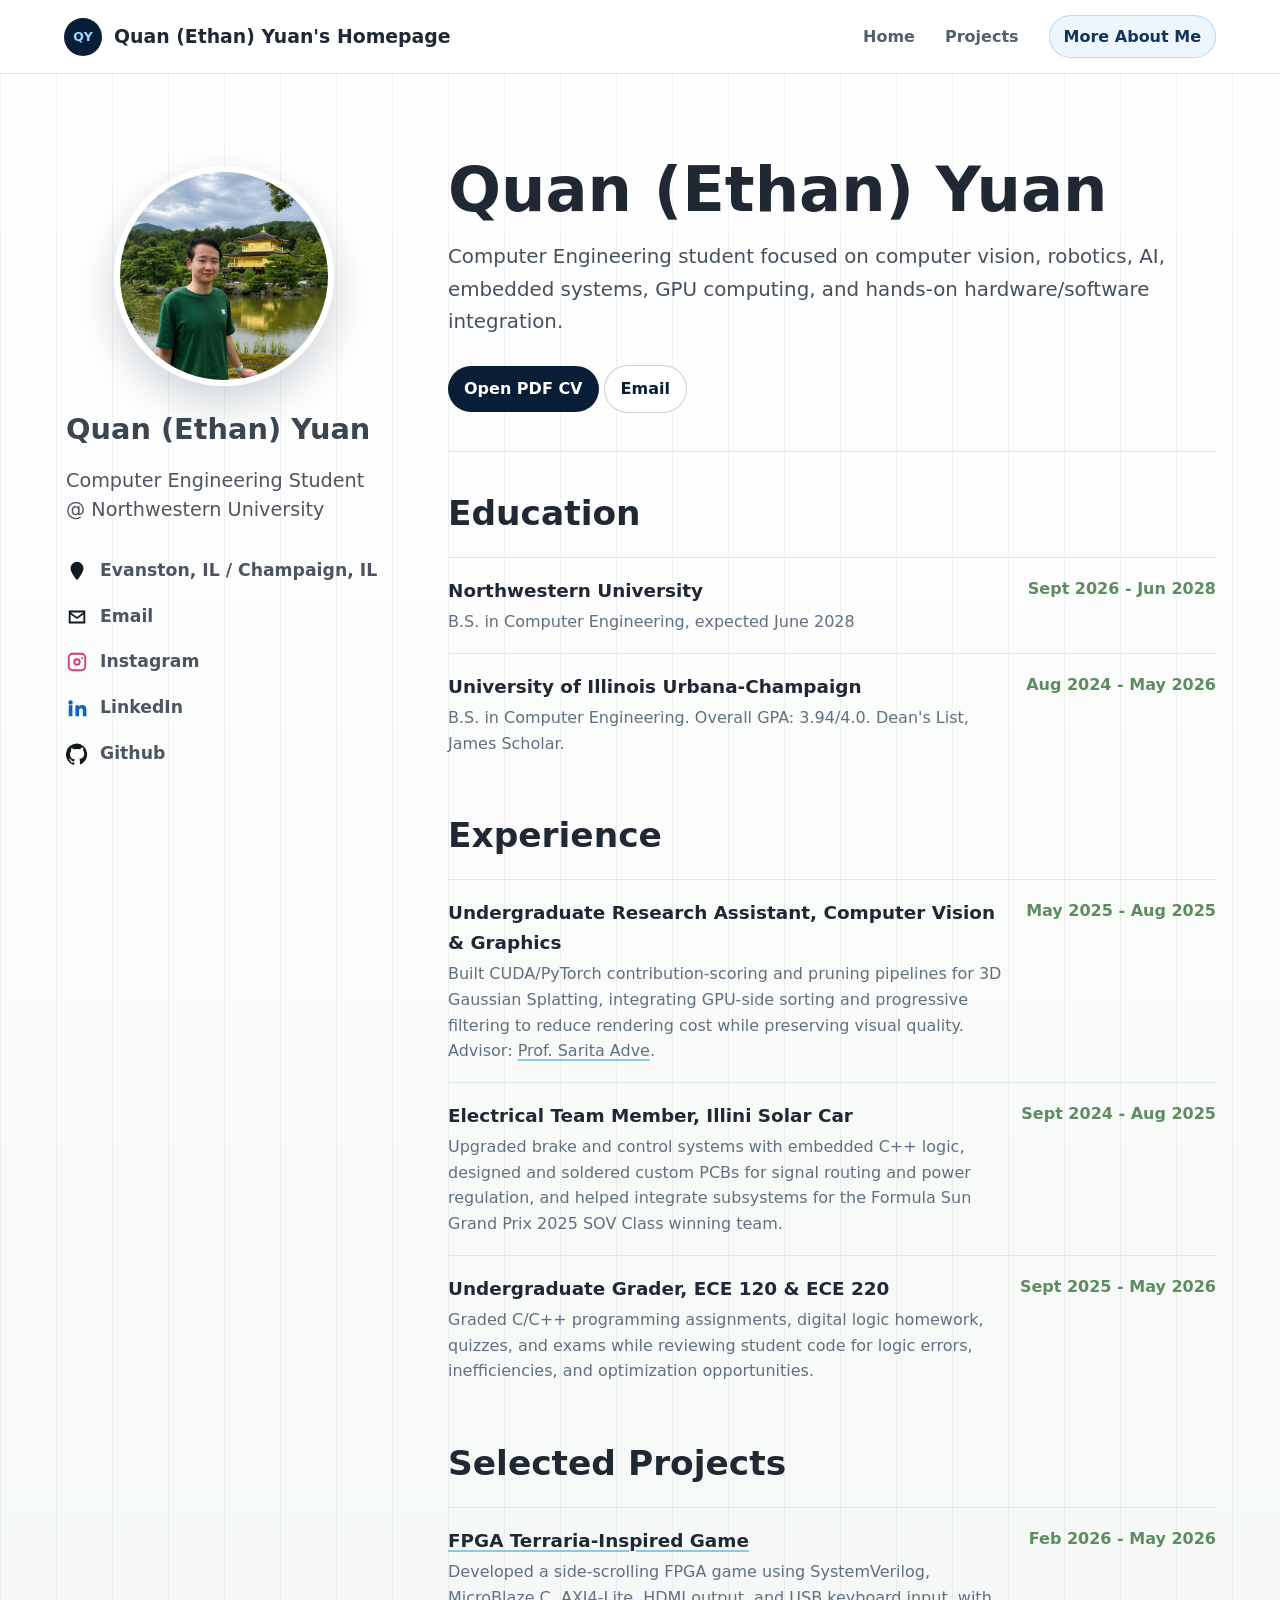
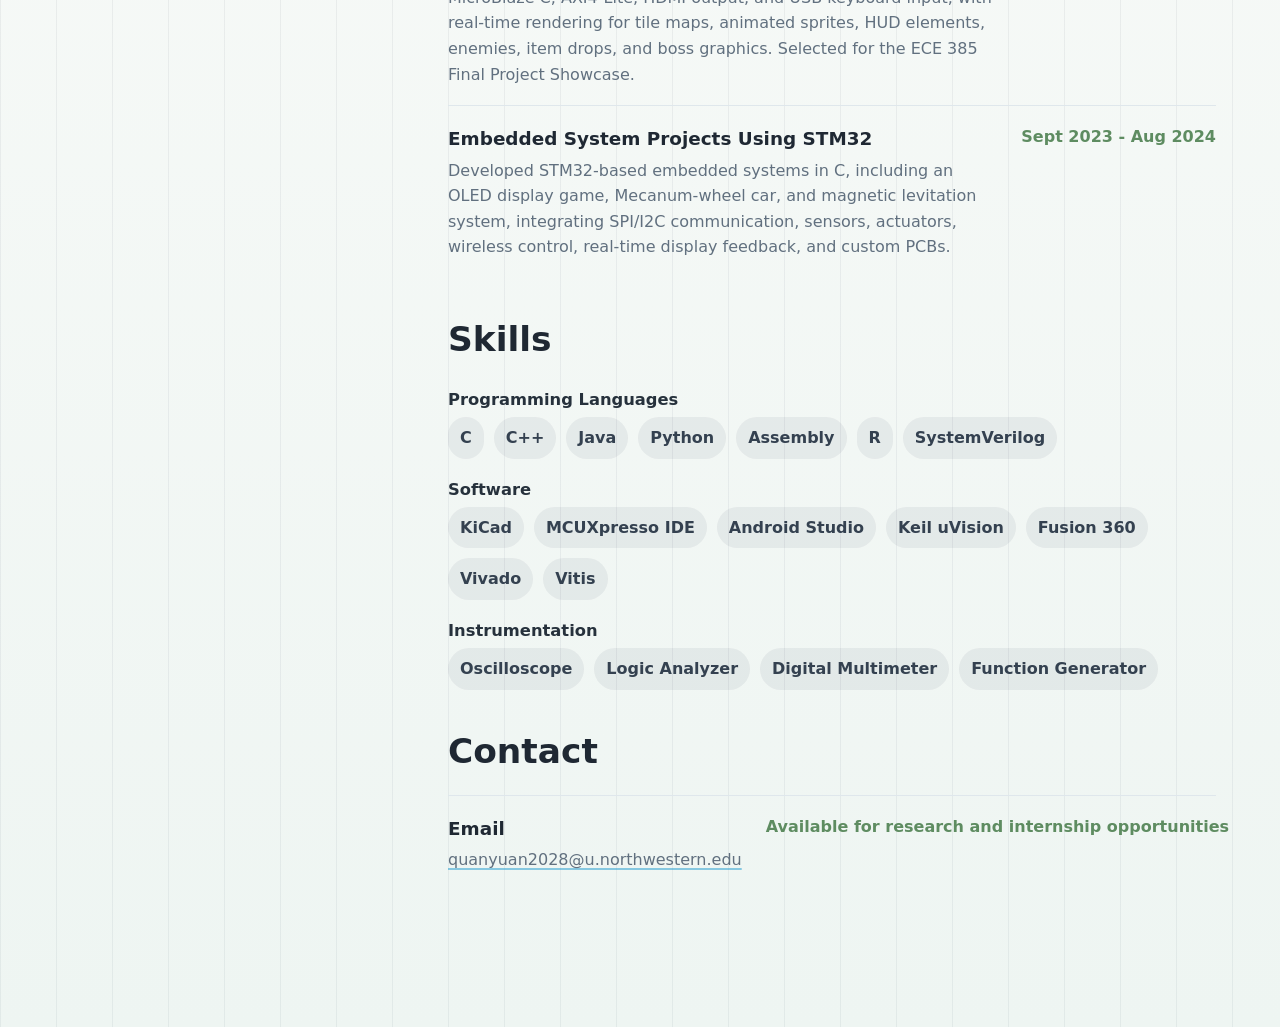
<file: cv.html>
<!doctype html>
<html lang="en">
  <head>
    <meta charset="utf-8" />
    <meta name="viewport" content="width=device-width, initial-scale=1" />
    <title>Quan (Ethan) Yuan | CV</title>
    <meta
      name="description"
      content="CV of Quan (Ethan) Yuan, a Northwestern Computer Engineering student with experience in computer vision, GPU computing, FPGA design, and embedded systems."
    />
    <meta name="author" content="Quan (Ethan) Yuan" />
    <meta name="robots" content="index, follow" />
    <link rel="canonical" href="https://quany05.github.io/cv.html" />
    <meta property="og:type" content="profile" />
    <meta property="og:title" content="Quan (Ethan) Yuan | CV" />
    <meta
      property="og:description"
      content="Education, research, engineering experience, selected projects, and skills of Quan (Ethan) Yuan."
    />
    <meta property="og:url" content="https://quany05.github.io/cv.html" />
    <meta property="og:image" content="https://quany05.github.io/assets/quan-yuan-photo-kyoto.jpg" />
    <meta name="twitter:card" content="summary_large_image" />
    <link rel="icon" type="image/svg+xml" href="assets/favicon.svg" />
    <link rel="stylesheet" href="styles.css?v=19" />
  </head>
  <body>
    <header class="site-header">
      <a class="brand" href="index.html#intro" aria-label="Go to homepage">
        <span class="brand-mark">QY</span>
        <span>Quan (Ethan) Yuan's Homepage</span>
      </a>

      <button class="nav-toggle" type="button" aria-label="Toggle navigation" aria-expanded="false" aria-controls="site-nav">
        <span></span>
        <span></span>
      </button>

      <nav class="site-nav" id="site-nav" aria-label="CV navigation">
        <a href="index.html#intro">Home</a>
        <a href="index.html#projects">Projects</a>
        <a href="more-about-me.html" class="nav-cta">More About Me</a>
      </nav>
    </header>

    <main class="cv-page-shell">
      <aside class="profile-panel" aria-label="Profile">
        <img class="profile-photo" src="assets/quan-yuan-photo-kyoto.jpg" alt="Quan (Ethan) Yuan portrait" />

        <div class="profile-copy">
          <h1>Quan (Ethan) Yuan</h1>
          <p class="profile-role">Computer Engineering Student @ Northwestern University</p>
        </div>

        <ul class="contact-list" aria-label="Contact and profile links">
          <li>
            <span class="contact-icon location-icon" aria-hidden="true"></span>
            <span>
              <a href="https://www.google.com/maps/place/Evanston,+IL">Evanston, IL</a>
              /
              <a href="https://www.google.com/maps/place/Champaign,+IL">Champaign, IL</a>
            </span>
          </li>
          <li>
            <span class="contact-icon email-icon" aria-hidden="true"></span>
            <a href="mailto:quanyuan2028@u.northwestern.edu">Email</a>
          </li>
          <li>
            <span class="contact-icon instagram-icon" aria-hidden="true"></span>
            <a href="https://www.instagram.com/ethan_yuan05/">Instagram</a>
          </li>
          <li>
            <span class="contact-icon linkedin-icon" aria-hidden="true"></span>
            <a href="https://www.linkedin.com/in/quan-yuan-526099337/">LinkedIn</a>
          </li>
          <li>
            <span class="contact-icon github-icon" aria-hidden="true"></span>
            <a href="https://github.com/quany05">Github</a>
          </li>
        </ul>
      </aside>

      <div class="cv-shell">
        <section class="cv-hero">
        <h1>Quan (Ethan) Yuan</h1>
        <p>
          Computer Engineering student focused on computer vision, robotics, AI, embedded systems, GPU computing, and hands-on
          hardware/software integration.
        </p>
        <div class="intro-actions cv-actions">
          <a class="button primary" href="assets/quan-yuan-cv.pdf?v=2">Open PDF CV</a>
          <a class="button ghost" href="mailto:quanyuan2028@u.northwestern.edu">Email</a>
        </div>
      </section>

      <section class="cv-section">
        <h2>Education</h2>
        <article class="cv-entry">
          <div>
            <h3>Northwestern University</h3>
            <p>B.S. in Computer Engineering, expected June 2028</p>
          </div>
          <time>Sept 2026 - Jun 2028</time>
        </article>
        <article class="cv-entry">
          <div>
            <h3>University of Illinois Urbana-Champaign</h3>
            <p>B.S. in Computer Engineering. Overall GPA: 3.94/4.0. Dean's List, James Scholar.</p>
          </div>
          <time>Aug 2024 - May 2026</time>
        </article>
      </section>

      <section class="cv-section">
        <h2>Experience</h2>
        <article class="cv-entry">
          <div>
            <h3>Undergraduate Research Assistant, Computer Vision & Graphics</h3>
            <p>
              Built CUDA/PyTorch contribution-scoring and pruning pipelines for 3D Gaussian Splatting, integrating
              GPU-side sorting and progressive filtering to reduce rendering cost while preserving visual quality.
              Advisor: <a href="https://sadve.cs.illinois.edu/">Prof. Sarita Adve</a>.
            </p>
          </div>
          <time>May 2025 - Aug 2025</time>
        </article>
        <article class="cv-entry">
          <div>
            <h3>Electrical Team Member, Illini Solar Car</h3>
            <p>
              Upgraded brake and control systems with embedded C++ logic, designed and soldered custom PCBs for signal
              routing and power regulation, and helped integrate subsystems for the Formula Sun Grand Prix 2025 SOV
              Class winning team.
            </p>
          </div>
          <time>Sept 2024 - Aug 2025</time>
        </article>
        <article class="cv-entry">
          <div>
            <h3>Undergraduate Grader, ECE 120 & ECE 220</h3>
            <p>
              Graded C/C++ programming assignments, digital logic homework, quizzes, and exams while reviewing student
              code for logic errors, inefficiencies, and optimization opportunities.
            </p>
          </div>
          <time>Sept 2025 - May 2026</time>
        </article>
      </section>

      <section class="cv-section">
        <h2>Selected Projects</h2>
        <article class="cv-entry">
          <div>
            <h3><a href="https://github.com/quany05/Terraria_Inspired_Game">FPGA Terraria-Inspired Game</a></h3>
            <p>
              Developed a side-scrolling FPGA game using SystemVerilog, MicroBlaze C, AXI4-Lite, HDMI output, and USB
              keyboard input, with real-time rendering for tile maps, animated sprites, HUD elements, enemies, item
              drops, and boss graphics. Selected for the ECE 385 Final Project Showcase.
            </p>
          </div>
          <time>Feb 2026 - May 2026</time>
        </article>
        <article class="cv-entry">
          <div>
            <h3>Embedded System Projects Using STM32</h3>
            <p>
              Developed STM32-based embedded systems in C, including an OLED display game, Mecanum-wheel car, and
              magnetic levitation system, integrating SPI/I2C communication, sensors, actuators, wireless control,
              real-time display feedback, and custom PCBs.
            </p>
          </div>
          <time>Sept 2023 - Aug 2024</time>
        </article>
      </section>

      <section class="cv-section">
        <h2>Skills</h2>
        <div class="skill-groups">
          <div class="skill-group">
            <h3>Programming Languages</h3>
            <div class="skill-cloud">
              <span>C</span>
              <span>C++</span>
              <span>Java</span>
              <span>Python</span>
              <span>Assembly</span>
              <span>R</span>
              <span>SystemVerilog</span>
            </div>
          </div>
          <div class="skill-group">
            <h3>Software</h3>
            <div class="skill-cloud">
              <span>KiCad</span>
              <span>MCUXpresso IDE</span>
              <span>Android Studio</span>
              <span>Keil uVision</span>
              <span>Fusion 360</span>
              <span>Vivado</span>
              <span>Vitis</span>
            </div>
          </div>
          <div class="skill-group">
            <h3>Instrumentation</h3>
            <div class="skill-cloud">
              <span>Oscilloscope</span>
              <span>Logic Analyzer</span>
              <span>Digital Multimeter</span>
              <span>Function Generator</span>
            </div>
          </div>
        </div>
      </section>

      <section class="cv-section">
        <h2>Contact</h2>
        <article class="cv-entry">
          <div>
            <h3>Email</h3>
            <p><a href="mailto:quanyuan2028@u.northwestern.edu">quanyuan2028@u.northwestern.edu</a></p>
          </div>
          <time>Available for research and internship opportunities</time>
        </article>
        </section>
      </div>
    </main>

    <script src="script.js?v=5"></script>
  </body>
</html>
</file>
<file: styles.css>
:root {
  --paper: #f8faf8;
  --paper-strong: #ffffff;
  --ink: #1f2833;
  --muted: #61707f;
  --line: #dfe7ec;
  --navy: #081d36;
  --navy-soft: #0f345f;
  --cyan: #1f9bcf;
  --orange: #f26b3a;
  --green: #5e8c61;
  --gold: #d8a340;
  --shadow: 0 20px 55px rgba(8, 29, 54, 0.13);
  --radius: 8px;
  color-scheme: light;
}

* {
  box-sizing: border-box;
}

html {
  scroll-behavior: smooth;
}

section[id] {
  scroll-margin-top: 96px;
}

body {
  margin: 0;
  min-width: 320px;
  background:
    linear-gradient(90deg, rgba(8, 29, 54, 0.055) 1px, transparent 1px) 0 0 / 56px 56px,
    linear-gradient(180deg, #ffffff 0%, var(--paper) 45%, #eef5f2 100%);
  color: var(--ink);
  font-family:
    Inter, ui-sans-serif, system-ui, -apple-system, BlinkMacSystemFont, "Segoe UI", sans-serif;
  line-height: 1.6;
}

a {
  color: inherit;
  text-decoration-color: rgba(31, 155, 207, 0.5);
  text-decoration-thickness: 2px;
  text-underline-offset: 0.18em;
}

a:hover {
  color: var(--cyan);
}

.site-header {
  position: sticky;
  top: 0;
  z-index: 20;
  display: flex;
  align-items: center;
  justify-content: space-between;
  height: 74px;
  padding: 0 clamp(20px, 5vw, 72px);
  background: rgba(255, 255, 255, 0.88);
  border-bottom: 1px solid rgba(223, 231, 236, 0.85);
  backdrop-filter: blur(18px);
}

.brand {
  display: inline-flex;
  align-items: center;
  gap: 12px;
  color: var(--ink);
  font-size: clamp(1rem, 2vw, 1.18rem);
  font-weight: 800;
  text-decoration: none;
}

.brand-mark {
  display: grid;
  width: 38px;
  height: 38px;
  place-items: center;
  border-radius: 50%;
  background: var(--navy);
  color: #9dd9ff;
  font-size: 0.78rem;
  letter-spacing: 0;
}

.site-nav {
  display: flex;
  align-items: center;
  gap: clamp(14px, 2.4vw, 30px);
  color: #53606d;
  font-weight: 700;
}

.site-nav a {
  position: relative;
  text-decoration: none;
}

.site-nav a::after {
  position: absolute;
  right: 0;
  bottom: -8px;
  left: 0;
  height: 2px;
  background: var(--cyan);
  content: "";
  opacity: 0;
  transform: scaleX(0.4);
  transition: 180ms ease;
}

.site-nav a:hover::after,
.site-nav a.active::after {
  opacity: 1;
  transform: scaleX(1);
}

.site-nav .nav-cta {
  padding: 8px 14px;
  border: 1px solid rgba(31, 155, 207, 0.28);
  border-radius: 999px;
  background: rgba(31, 155, 207, 0.08);
  color: var(--navy-soft);
  white-space: nowrap;
}

.site-nav .nav-cta::after {
  display: none;
}

.nav-toggle {
  display: none;
  width: 42px;
  height: 42px;
  padding: 0;
  border: 1px solid var(--line);
  border-radius: 50%;
  background: #fff;
}

.nav-toggle span {
  display: block;
  width: 18px;
  height: 2px;
  margin: 5px auto;
  background: var(--navy);
}

.page-shell {
  display: grid;
  grid-template-columns: minmax(260px, 320px) minmax(0, 1fr);
  gap: clamp(34px, 5vw, 76px);
  max-width: 1500px;
  margin: 0 auto;
  padding: clamp(34px, 7vw, 84px) clamp(20px, 5vw, 72px) 64px;
}

.cv-page-shell {
  display: grid;
  grid-template-columns: minmax(260px, 320px) minmax(0, 920px);
  gap: clamp(34px, 5vw, 76px);
  max-width: 1500px;
  margin: 0 auto;
  padding: clamp(34px, 7vw, 84px) clamp(20px, 5vw, 72px) 64px;
}

.about-page-shell {
  display: grid;
  grid-template-columns: minmax(260px, 320px) minmax(0, 1fr);
  gap: clamp(34px, 5vw, 76px);
  max-width: 1500px;
  margin: 0 auto;
  padding: clamp(34px, 7vw, 84px) clamp(20px, 5vw, 72px) 64px;
}

.profile-panel {
  position: sticky;
  top: 104px;
  align-self: start;
  padding: 8px 2px;
}

.profile-photo {
  display: block;
  width: min(100%, 220px);
  aspect-ratio: 1;
  margin: 0 auto 28px;
  border: 6px solid #fff;
  border-radius: 50%;
  box-shadow: 0 16px 42px rgba(8, 29, 54, 0.18);
  object-fit: cover;
  object-position: 44% 42%;
}

.eyebrow,
.section-kicker,
.board-label,
.tag {
  margin: 0 0 8px;
  color: var(--cyan);
  font-size: 0.74rem;
  font-weight: 800;
  letter-spacing: 0;
  text-transform: uppercase;
}

.profile-copy h1 {
  margin: 0;
  color: #3c4650;
  font-size: clamp(1.65rem, 2.25vw, 1.95rem);
  line-height: 1.1;
  white-space: nowrap;
}

.profile-role {
  margin: 20px 0 0;
  color: #4d5660;
  font-size: 1.2rem;
  line-height: 1.55;
}

.contact-list {
  display: grid;
  gap: 18px;
  margin: 32px 0 0;
  padding: 0;
  color: #4d5660;
  font-size: 1.08rem;
  font-weight: 650;
  list-style: none;
}

.contact-list li {
  display: flex;
  align-items: center;
  gap: 12px;
  min-width: 0;
}

.contact-list a {
  color: inherit;
  text-decoration: none;
}

.contact-list a:hover {
  color: var(--cyan);
}

.contact-icon {
  display: inline-block;
  flex: 0 0 auto;
  width: 22px;
  height: 22px;
  background: #111820;
  mask-position: center;
  mask-repeat: no-repeat;
  mask-size: contain;
  -webkit-mask-position: center;
  -webkit-mask-repeat: no-repeat;
  -webkit-mask-size: contain;
}

.location-icon {
  mask-image: url("data:image/svg+xml,%3Csvg xmlns='http://www.w3.org/2000/svg' viewBox='0 0 24 24'%3E%3Cpath fill='black' d='M12 2a7 7 0 0 0-7 7c0 5.25 7 13 7 13s7-7.75 7-13a7 7 0 0 0-7-7Z'/%3E%3C/svg%3E");
  -webkit-mask-image: url("data:image/svg+xml,%3Csvg xmlns='http://www.w3.org/2000/svg' viewBox='0 0 24 24'%3E%3Cpath fill='black' d='M12 2a7 7 0 0 0-7 7c0 5.25 7 13 7 13s7-7.75 7-13a7 7 0 0 0-7-7Z'/%3E%3C/svg%3E");
}

.email-icon {
  mask-image: url("data:image/svg+xml,%3Csvg xmlns='http://www.w3.org/2000/svg' viewBox='0 0 24 24'%3E%3Cpath fill='black' d='M3 5h18v14H3V5Zm2.2 2 6.8 5 6.8-5H5.2Zm13.8 10V9.2l-7 5.1-7-5.1V17h14Z'/%3E%3C/svg%3E");
  -webkit-mask-image: url("data:image/svg+xml,%3Csvg xmlns='http://www.w3.org/2000/svg' viewBox='0 0 24 24'%3E%3Cpath fill='black' d='M3 5h18v14H3V5Zm2.2 2 6.8 5 6.8-5H5.2Zm13.8 10V9.2l-7 5.1-7-5.1V17h14Z'/%3E%3C/svg%3E");
}

.instagram-icon {
  background: #d23b7a;
  mask-image: url("data:image/svg+xml,%3Csvg xmlns='http://www.w3.org/2000/svg' viewBox='0 0 24 24'%3E%3Cpath fill='black' d='M7 2h10a5 5 0 0 1 5 5v10a5 5 0 0 1-5 5H7a5 5 0 0 1-5-5V7a5 5 0 0 1 5-5Zm0 2a3 3 0 0 0-3 3v10a3 3 0 0 0 3 3h10a3 3 0 0 0 3-3V7a3 3 0 0 0-3-3H7Zm5 4a4 4 0 1 1 0 8 4 4 0 0 1 0-8Zm0 2a2 2 0 1 0 0 4 2 2 0 0 0 0-4Zm5.5-3.1a1.1 1.1 0 1 1 0 2.2 1.1 1.1 0 0 1 0-2.2Z'/%3E%3C/svg%3E");
  -webkit-mask-image: url("data:image/svg+xml,%3Csvg xmlns='http://www.w3.org/2000/svg' viewBox='0 0 24 24'%3E%3Cpath fill='black' d='M7 2h10a5 5 0 0 1 5 5v10a5 5 0 0 1-5 5H7a5 5 0 0 1-5-5V7a5 5 0 0 1 5-5Zm0 2a3 3 0 0 0-3 3v10a3 3 0 0 0 3 3h10a3 3 0 0 0 3-3V7a3 3 0 0 0-3-3H7Zm5 4a4 4 0 1 1 0 8 4 4 0 0 1 0-8Zm0 2a2 2 0 1 0 0 4 2 2 0 0 0 0-4Zm5.5-3.1a1.1 1.1 0 1 1 0 2.2 1.1 1.1 0 0 1 0-2.2Z'/%3E%3C/svg%3E");
}

.linkedin-icon {
  background: #0a66c2;
  mask-image: url("data:image/svg+xml,%3Csvg xmlns='http://www.w3.org/2000/svg' viewBox='0 0 24 24'%3E%3Cpath fill='black' d='M4.98 3.5a2.5 2.5 0 1 1 0 5 2.5 2.5 0 0 1 0-5ZM3 9h4v12H3V9Zm7 0h3.8v1.7h.1c.5-1 1.8-2 3.7-2 4 0 4.7 2.6 4.7 6V21h-4v-5.6c0-1.3 0-3-1.9-3s-2.1 1.4-2.1 2.9V21h-4V9Z'/%3E%3C/svg%3E");
  -webkit-mask-image: url("data:image/svg+xml,%3Csvg xmlns='http://www.w3.org/2000/svg' viewBox='0 0 24 24'%3E%3Cpath fill='black' d='M4.98 3.5a2.5 2.5 0 1 1 0 5 2.5 2.5 0 0 1 0-5ZM3 9h4v12H3V9Zm7 0h3.8v1.7h.1c.5-1 1.8-2 3.7-2 4 0 4.7 2.6 4.7 6V21h-4v-5.6c0-1.3 0-3-1.9-3s-2.1 1.4-2.1 2.9V21h-4V9Z'/%3E%3C/svg%3E");
}

.github-icon {
  mask-image: url("data:image/svg+xml,%3Csvg xmlns='http://www.w3.org/2000/svg' viewBox='0 0 24 24'%3E%3Cpath fill='black' d='M12 .5A12 12 0 0 0 8.2 23.9c.6.1.8-.3.8-.6v-2.1c-3.4.7-4.1-1.4-4.1-1.4-.5-1.4-1.3-1.8-1.3-1.8-1.1-.7.1-.7.1-.7 1.2.1 1.9 1.3 1.9 1.3 1.1 1.9 2.9 1.3 3.5 1 .1-.8.4-1.3.8-1.6-2.7-.3-5.5-1.3-5.5-5.9 0-1.3.5-2.4 1.3-3.2-.1-.3-.5-1.6.1-3.2 0 0 1-.3 3.3 1.2a11.4 11.4 0 0 1 6 0C17.5 4.8 18.5 5 18.5 5c.6 1.6.2 2.9.1 3.2.8.9 1.3 1.9 1.3 3.2 0 4.6-2.8 5.6-5.5 5.9.4.4.8 1.1.8 2.2v3.3c0 .3.2.7.8.6A12 12 0 0 0 12 .5Z'/%3E%3C/svg%3E");
  -webkit-mask-image: url("data:image/svg+xml,%3Csvg xmlns='http://www.w3.org/2000/svg' viewBox='0 0 24 24'%3E%3Cpath fill='black' d='M12 .5A12 12 0 0 0 8.2 23.9c.6.1.8-.3.8-.6v-2.1c-3.4.7-4.1-1.4-4.1-1.4-.5-1.4-1.3-1.8-1.3-1.8-1.1-.7.1-.7.1-.7 1.2.1 1.9 1.3 1.9 1.3 1.1 1.9 2.9 1.3 3.5 1 .1-.8.4-1.3.8-1.6-2.7-.3-5.5-1.3-5.5-5.9 0-1.3.5-2.4 1.3-3.2-.1-.3-.5-1.6.1-3.2 0 0 1-.3 3.3 1.2a11.4 11.4 0 0 1 6 0C17.5 4.8 18.5 5 18.5 5c.6 1.6.2 2.9.1 3.2.8.9 1.3 1.9 1.3 3.2 0 4.6-2.8 5.6-5.5 5.9.4.4.8 1.1.8 2.2v3.3c0 .3.2.7.8.6A12 12 0 0 0 12 .5Z'/%3E%3C/svg%3E");
}

.content-flow {
  display: grid;
  gap: 18px;
}

.intro-section {
  display: block;
}

.intro-copy {
  min-height: auto;
  width: 100%;
  padding: clamp(10px, 3vw, 28px) 0 clamp(18px, 4vw, 36px);
}

.section-block {
  padding: clamp(28px, 4vw, 42px) 0 0;
  border-top: 1px solid rgba(8, 29, 54, 0.12);
}

.intro-copy h2,
.section-heading h2 {
  margin: 0;
  color: #2b343e;
  font-size: clamp(2.05rem, 5vw, 4.1rem);
  line-height: 1.04;
}

.intro-copy .section-kicker {
  margin: 0 0 20px;
  color: var(--cyan);
  font-size: 0.8rem;
}

.intro-text {
  display: block;
  max-width: 1120px;
}

.intro-text p {
  margin: 0;
  color: #44515d;
  font-size: clamp(1.08rem, 1.25vw, 1.22rem);
  line-height: 1.72;
}

.intro-text p + p {
  margin-top: 18px;
}

.button {
  display: inline-flex;
  align-items: center;
  justify-content: center;
  min-height: 44px;
  padding: 10px 16px;
  border-radius: 999px;
  font-weight: 800;
  text-decoration: none;
}

.button.primary {
  background: var(--navy);
  color: #fff;
}

.button.ghost {
  border: 1px solid rgba(8, 29, 54, 0.2);
  background: #fff;
  color: var(--navy);
}

.feature-board {
  display: grid;
  gap: 14px;
}

.feature-board article {
  min-height: 140px;
  padding: 22px;
  border-radius: var(--radius);
  background: var(--navy);
  color: #dbeeff;
  box-shadow: inset 0 0 0 1px rgba(157, 217, 255, 0.12);
}

.feature-board article:nth-child(2) {
  background: #123e48;
}

.feature-board article:nth-child(3) {
  background: #28364e;
}

.feature-board strong {
  display: block;
  color: #fff;
  font-size: 1.4rem;
  line-height: 1.2;
}

.feature-board p {
  margin: 12px 0 0;
  color: rgba(238, 247, 255, 0.78);
}

.section-heading {
  margin-bottom: 22px;
}

.section-heading h2 {
  font-size: clamp(1.9rem, 4vw, 2.7rem);
}

.row-heading {
  display: flex;
  align-items: end;
  justify-content: space-between;
  gap: 18px;
}

.text-link {
  color: var(--cyan);
  font-weight: 800;
  white-space: nowrap;
}

.research-layout {
  display: grid;
  grid-template-columns: minmax(0, 0.95fr) minmax(360px, 0.82fr);
  gap: 34px;
  align-items: start;
}

.research-layout p {
  margin-top: 0;
  color: #44515d;
  font-size: 1.06rem;
}

.research-layout > div:first-child > p {
  font-size: clamp(1.08rem, 1.22vw, 1.18rem);
  line-height: 1.72;
}

.interest-list {
  display: grid;
  gap: 14px;
  margin: 24px 0 28px;
  padding-left: 1.45rem;
  list-style: disc;
}

.interest-list li {
  color: #344150;
  font-size: clamp(1.06rem, 1.16vw, 1.16rem);
  font-weight: 750;
}

.research-card {
  padding: 24px;
  border-radius: var(--radius);
  background:
    linear-gradient(135deg, rgba(242, 107, 58, 0.18), transparent 45%),
    var(--navy);
  color: #dceeff;
}

.research-card h3 {
  margin: 0 0 12px;
  color: #fff;
  font-size: 1.42rem;
  line-height: 1.25;
}

.research-card p {
  color: rgba(238, 247, 255, 0.78);
}

.timeline {
  display: grid;
  gap: 16px;
}

.timeline-item {
  display: grid;
  grid-template-columns: 150px minmax(0, 1fr);
  gap: 20px;
  padding: 18px 0;
  border-top: 1px solid var(--line);
}

.timeline-item time {
  color: var(--green);
  font-weight: 850;
}

.timeline-item h3 {
  margin: 0 0 4px;
  color: #26313c;
  font-size: 1.22rem;
}

.timeline-item p {
  margin: 0;
  color: var(--muted);
}

.project-grid {
  display: grid;
  grid-template-columns: repeat(2, minmax(0, 1fr));
  gap: 18px;
}

.project-card {
  display: flex;
  min-height: 420px;
  flex-direction: column;
  overflow: hidden;
  border-radius: var(--radius);
  background: var(--navy);
  color: #edf8ff;
  box-shadow: 0 18px 45px rgba(8, 29, 54, 0.17);
}

.project-card img {
  width: 100%;
  height: 220px;
  object-fit: cover;
  background: #0f253f;
}

.fpga-card-image {
  object-position: center 42%;
}

.project-card img.stm32-card-image {
  object-fit: cover;
  object-position: center top;
}

.project-copy {
  display: flex;
  min-height: 230px;
  flex: 1;
  flex-direction: column;
  padding: 22px;
}

.project-copy h3 {
  margin: 0;
  color: #fff;
  font-size: 1.3rem;
  line-height: 1.2;
}

.project-copy p {
  margin: 12px 0 22px;
  color: rgba(238, 247, 255, 0.76);
}

.project-copy a {
  align-self: flex-start;
  margin-top: auto;
  padding: 8px 12px;
  border-radius: 999px;
  background: rgba(255, 255, 255, 0.12);
  color: #fff;
  font-weight: 800;
  text-decoration: none;
}

.project-copy h3 .project-title-link {
  display: inline;
  align-self: auto;
  margin-top: 0;
  padding: 0;
  border-radius: 0;
  background: none;
  color: inherit;
  text-decoration: underline;
  text-decoration-color: rgba(157, 217, 255, 0.45);
  text-underline-offset: 0.16em;
}

.project-copy h3 .project-title-link:hover {
  color: #9dd9ff;
}

.research-project-card,
.modal-trigger {
  cursor: pointer;
  transition:
    box-shadow 180ms ease,
    transform 180ms ease;
}

.research-project-card:hover,
.modal-trigger:hover {
  transform: translateY(-3px);
  box-shadow: 0 24px 58px rgba(8, 29, 54, 0.24);
}

.research-project-card:focus-visible,
.modal-trigger:focus-visible {
  outline: 3px solid rgba(31, 155, 207, 0.55);
  outline-offset: 6px;
}

.detail-meta {
  margin: 10px 0 0;
  color: rgba(238, 247, 255, 0.68);
  font-size: 0.94rem;
  line-height: 1.45;
}

.card-action {
  align-self: flex-start;
  margin-top: auto;
  color: #9dd9ff;
  font-size: 0.9rem;
  font-weight: 800;
}

.detail-list {
  display: grid;
  gap: 8px;
  margin: 14px 0 18px;
  padding-left: 1.15rem;
  color: rgba(238, 247, 255, 0.76);
  font-size: 0.94rem;
}

.detail-list li {
  line-height: 1.45;
}

body.modal-open {
  overflow: hidden;
}

.modal-backdrop {
  position: fixed;
  inset: 0;
  z-index: 100;
  display: grid;
  place-items: center;
  padding: clamp(18px, 4vw, 48px);
  background: rgba(5, 20, 36, 0.62);
  opacity: 0;
  pointer-events: none;
  transition: opacity 180ms ease;
}

.modal-backdrop.open {
  opacity: 1;
  pointer-events: auto;
}

.modal-dialog {
  position: relative;
  width: min(980px, 100%);
  max-height: 90vh;
  overflow: auto;
  border-radius: var(--radius);
  background: var(--navy);
  color: #edf8ff;
  box-shadow: 0 30px 90px rgba(5, 20, 36, 0.42);
  transform: translateY(12px) scale(0.98);
  transition: transform 180ms ease;
}

.modal-backdrop.open .modal-dialog {
  transform: none;
}

.modal-close {
  position: absolute;
  top: 14px;
  right: 14px;
  z-index: 1;
  width: 38px;
  height: 38px;
  border: 1px solid rgba(255, 255, 255, 0.28);
  border-radius: 50%;
  background: rgba(8, 29, 54, 0.72);
  color: #fff;
  cursor: pointer;
  font-size: 1.6rem;
  line-height: 1;
}

.modal-image {
  display: block;
  width: 100%;
  height: min(48vh, 430px);
  object-fit: contain;
  background: #151515;
}

.modal-copy {
  padding: clamp(22px, 4vw, 34px);
}

.modal-copy h2 {
  margin: 0;
  color: #fff;
  font-size: clamp(1.75rem, 4vw, 2.6rem);
  line-height: 1.12;
}

.accent-cyan .tag {
  color: #9dd9ff;
}

.accent-orange .tag {
  color: #ffc2a5;
}

.accent-green .tag {
  color: #bfe7c1;
}

.accent-gold .tag {
  color: #f4d287;
}

.news-list {
  display: grid;
  gap: 0;
  margin: 0;
  padding: 0;
  list-style: none;
}

.news-list li {
  display: grid;
  grid-template-columns: 120px minmax(0, 1fr);
  gap: 18px;
  padding: 16px 0;
  border-top: 1px solid var(--line);
}

.news-list time {
  color: var(--green);
  font-weight: 850;
}

.news-list span {
  color: #44515d;
}

.site-footer {
  padding: 24px clamp(20px, 5vw, 72px) 42px;
  color: #6b7783;
  text-align: center;
}

.about-shell {
  max-width: 1160px;
  margin: 0 auto;
  padding: clamp(42px, 7vw, 82px) clamp(22px, 5vw, 72px) 84px;
}

.about-page-shell .about-shell {
  max-width: none;
  margin: 0;
  padding: 0 0 84px;
}

.about-hero h1 {
  margin: 0 0 clamp(34px, 6vw, 64px);
  color: #3c4650;
  font-size: clamp(2.25rem, 5vw, 3.45rem);
  line-height: 1.04;
}

.about-section {
  padding: 0 0 clamp(42px, 6vw, 64px);
}

.about-section h2 {
  margin: 0;
  padding-bottom: 12px;
  border-bottom: 1px solid var(--line);
  color: #3c4650;
  font-size: clamp(1.55rem, 3vw, 2.25rem);
  line-height: 1.15;
}

.about-section p {
  max-width: 1040px;
  margin: 20px 0 0;
  color: #4d5660;
  font-size: clamp(1.08rem, 1.7vw, 1.28rem);
  line-height: 1.68;
}

.about-section a {
  color: var(--cyan);
  font-weight: 650;
}

.about-photo-grid {
  display: grid;
  grid-template-columns: repeat(2, minmax(0, 1fr));
  gap: 18px;
  max-width: 1040px;
  margin: 28px 0 0;
}

.about-photo {
  margin: 0;
}

.about-photo--portrait {
  width: min(76%, 360px);
  justify-self: center;
}

.about-photo img {
  display: block;
  width: 100%;
  aspect-ratio: 4 / 3;
  border-radius: var(--radius);
  box-shadow: 0 18px 45px rgba(8, 29, 54, 0.14);
  object-fit: cover;
  object-position: center;
}

.about-photo--portrait img {
  aspect-ratio: 3 / 4;
}

.about-photo figcaption {
  margin-top: 10px;
  color: var(--muted);
  font-size: 0.95rem;
  font-weight: 750;
}

.travel-map {
  max-width: 1040px;
  margin-top: 38px;
  padding: clamp(14px, 2.6vw, 20px);
  border: 1px solid var(--line);
  border-radius: var(--radius);
  background: rgba(255, 255, 255, 0.74);
  box-shadow: 0 18px 48px rgba(8, 29, 54, 0.08);
}

.travel-map-header {
  margin-bottom: 12px;
  text-align: center;
}

.travel-map h3 {
  margin: 0;
  color: #26313c;
  font-size: clamp(1.25rem, 2.4vw, 1.65rem);
  line-height: 1.15;
  white-space: nowrap;
}

.map-legend {
  display: flex;
  flex-wrap: wrap;
  align-items: center;
  justify-content: center;
  gap: 8px 12px;
  margin-top: 10px;
  color: #526170;
  font-size: clamp(0.82rem, 1.4vw, 0.95rem);
  font-weight: 750;
}

.map-legend span {
  display: inline-flex;
  align-items: center;
  gap: 6px;
  line-height: 1.2;
}

.about-section .map-helper,
.country-map-copy .map-helper {
  margin: 10px 0 0;
  color: #5f6f7f;
  font-size: clamp(0.8rem, 1.1vw, 0.92rem);
  font-weight: 650;
  line-height: 1.45;
}

.about-section .map-helper-below {
  max-width: 760px;
  margin: 14px auto 0;
  text-align: center;
}

.country-map-copy .country-map-helper {
  margin: -6px 0 14px;
}

.legend-dot {
  width: 0.78em;
  height: 0.78em;
  border: 2px solid #ffffff;
  border-radius: 999px;
  box-shadow: 0 2px 6px rgba(8, 29, 54, 0.22);
}

.legend-dot-blue {
  background: #2f80ed;
}

.legend-dot-orange {
  background: #f59e0b;
}

.legend-dot-red {
  background: #e84b4b;
}

.world-map-frame {
  position: relative;
  overflow: hidden;
  aspect-ratio: 2 / 1;
  border-radius: calc(var(--radius) - 2px);
  background: #2f80b3;
}

.world-map-img,
.city-overlay {
  display: block;
  width: 100%;
  height: 100%;
}

.world-map-img rect {
  fill: #2f80b3;
}

.city-overlay {
  position: absolute;
  inset: 0;
  overflow: visible;
  pointer-events: auto;
}

.city {
  cursor: pointer;
  pointer-events: auto;
}

.city:focus {
  outline: none;
}

.city:focus-visible circle {
  stroke-width: 7;
}

.city circle {
  stroke: #ffffff;
  stroke-width: 0.28;
  filter: drop-shadow(0 5px 8px rgba(8, 29, 54, 0.3));
}

.world-city circle {
  stroke-width: 2.2;
}

.city .city-hit {
  fill: transparent;
  filter: none;
  pointer-events: all;
  stroke: none;
}

.city-red circle {
  fill: #e84b4b;
}

.city-orange circle {
  fill: #f59e0b;
}

.city-blue circle {
  fill: #2f80ed;
}

.country-map-dialog {
  width: min(920px, 100%);
  background: #f8fcff;
  color: #26313c;
}

.country-map-copy {
  padding: clamp(22px, 4vw, 34px);
}

.country-map-copy h2 {
  margin: 0 0 16px;
  color: #26313c;
  font-size: clamp(1.8rem, 4vw, 2.55rem);
  line-height: 1.1;
}

.country-map-copy .map-legend {
  justify-content: flex-start;
  margin: -6px 0 16px;
}

.country-map-frame {
  position: relative;
  overflow: hidden;
  border: 1px solid rgba(69, 118, 147, 0.2);
  border-radius: calc(var(--radius) - 2px);
  background:
    linear-gradient(rgba(255, 255, 255, 0.48), rgba(255, 255, 255, 0.48)),
    repeating-linear-gradient(0deg, transparent 0 78px, rgba(8, 29, 54, 0.05) 78px 79px),
    repeating-linear-gradient(90deg, transparent 0 78px, rgba(8, 29, 54, 0.05) 78px 79px),
    #e8f5fb;
}

.country-map,
.country-map-img,
.geo-country-map-img,
.country-overlay {
  display: block;
  width: 100%;
  height: auto;
}

.geo-country-map-img {
  background: #2f80b3;
}

.country-map-img,
.geo-country-map-img {
  position: relative;
  z-index: 1;
}

.geo-country-map-img image {
  pointer-events: none;
}

.country-overlay {
  position: absolute;
  inset: 0;
  overflow: visible;
  pointer-events: none;
  z-index: 2;
}

.modal-backdrop.open .country-overlay {
  pointer-events: auto;
}

.modal-backdrop:not(.open) .country-overlay,
.modal-backdrop:not(.open) .country-overlay * {
  pointer-events: none;
}

.country-outline {
  fill: #ffffff;
  stroke: rgba(69, 118, 147, 0.34);
  stroke-width: 3;
  stroke-linejoin: round;
}

.country-detail {
  fill: none;
  stroke: rgba(69, 118, 147, 0.18);
  stroke-width: 2;
  stroke-linecap: round;
}

.country-city {
  cursor: default;
}

.city-label {
  opacity: 0;
  fill: #26313c;
  font-size: 1.45px;
  font-weight: 850;
  paint-order: stroke fill;
  pointer-events: none;
  stroke: rgba(255, 255, 255, 0.95);
  stroke-linejoin: round;
  stroke-width: 0.42px;
  transition: opacity 140ms ease;
}

.country-city:hover .city-label,
.country-city.is-hovered .city-label,
.country-city:focus-visible .city-label {
  opacity: 1;
}

.cv-shell {
  max-width: 920px;
  margin: 0 auto;
  padding: clamp(42px, 8vw, 88px) clamp(20px, 5vw, 64px) 72px;
}

.cv-page-shell .cv-shell {
  max-width: none;
  margin: 0;
  padding: 0 0 72px;
}

.cv-hero {
  padding-bottom: 38px;
  border-bottom: 1px solid rgba(8, 29, 54, 0.12);
}

.cv-hero h1 {
  margin: 0;
  max-width: 820px;
  font-size: clamp(2.45rem, 5.2vw, 3.9rem);
  line-height: 1.04;
}

.cv-hero p {
  max-width: 820px;
  margin: 18px 0 0;
  color: #44515d;
  font-size: clamp(1.08rem, 1.7vw, 1.24rem);
  line-height: 1.65;
}

.cv-section {
  padding-top: 34px;
}

.cv-section h2 {
  margin: 0 0 16px;
  font-size: clamp(1.55rem, 4vw, 2.15rem);
}

.cv-entry {
  display: flex;
  justify-content: space-between;
  gap: 24px;
  padding: 18px 0;
  border-top: 1px solid var(--line);
}

.cv-entry h3 {
  margin: 0 0 4px;
  font-size: 1.15rem;
}

.cv-entry p {
  margin: 0;
  color: var(--muted);
}

.cv-entry time {
  color: var(--green);
  font-weight: 850;
  white-space: nowrap;
}

.cv-actions {
  margin-top: 26px;
}

.skill-cloud {
  display: flex;
  flex-wrap: wrap;
  gap: 10px;
  padding-top: 4px;
}

.skill-cloud span {
  padding: 8px 12px;
  border-radius: 999px;
  background: rgba(8, 29, 54, 0.06);
  color: #344150;
  font-weight: 750;
}

.skill-groups {
  display: grid;
  gap: 18px;
  padding-top: 4px;
}

.skill-group h3 {
  margin: 0;
  color: #26313c;
  font-size: 1.02rem;
  font-weight: 850;
}

@media (max-width: 1020px) {
  .page-shell,
  .cv-page-shell,
  .about-page-shell {
    grid-template-columns: 1fr;
  }

  .profile-panel {
    position: static;
    display: grid;
    grid-template-columns: 170px minmax(0, 1fr);
    gap: 24px;
    align-items: center;
  }

  .profile-photo {
    width: 170px;
    margin: 0;
  }

  .contact-list {
    grid-column: 1 / -1;
  }

  .intro-section,
  .research-layout {
    grid-template-columns: 1fr;
  }

  .intro-copy {
    min-height: auto;
  }

  .feature-board {
    grid-template-columns: repeat(3, minmax(0, 1fr));
  }

  .project-grid {
    grid-template-columns: repeat(2, minmax(0, 1fr));
  }
}

@media (max-width: 760px) {
  .site-header {
    height: 66px;
  }

  .nav-toggle {
    display: block;
  }

  .site-nav {
    position: fixed;
    top: 66px;
    right: 16px;
    left: 16px;
    display: none;
    flex-direction: column;
    align-items: stretch;
    gap: 0;
    padding: 12px;
    border: 1px solid var(--line);
    border-radius: var(--radius);
    background: #fff;
    box-shadow: var(--shadow);
  }

  .site-nav.open {
    display: flex;
  }

  .site-nav a {
    padding: 12px;
  }

  .site-nav a::after {
    display: none;
  }

  .brand span:last-child {
    max-width: 210px;
    overflow: hidden;
    text-overflow: ellipsis;
    white-space: nowrap;
  }

  .profile-panel {
    grid-template-columns: 1fr;
    text-align: center;
  }

  .profile-photo {
    margin: 0 auto;
  }

  .contact-list {
    justify-self: start;
    text-align: left;
  }

  .contact-list li {
    justify-content: flex-start;
  }

  .feature-board,
  .project-grid {
    grid-template-columns: 1fr;
  }

  .about-photo-grid {
    grid-template-columns: 1fr;
  }

  .about-photo--portrait {
    width: min(78%, 420px);
  }

  .travel-map-header {
    text-align: left;
  }

  .travel-map h3 {
    white-space: normal;
  }

  .row-heading {
    align-items: start;
    flex-direction: column;
  }

  .timeline-item,
  .news-list li,
  .cv-entry {
    grid-template-columns: 1fr;
    gap: 6px;
  }

  .cv-entry {
    display: grid;
  }
}

@media (max-width: 460px) {
  .intro-actions {
    flex-direction: column;
  }

  .button {
    width: 100%;
  }
}
</file>
